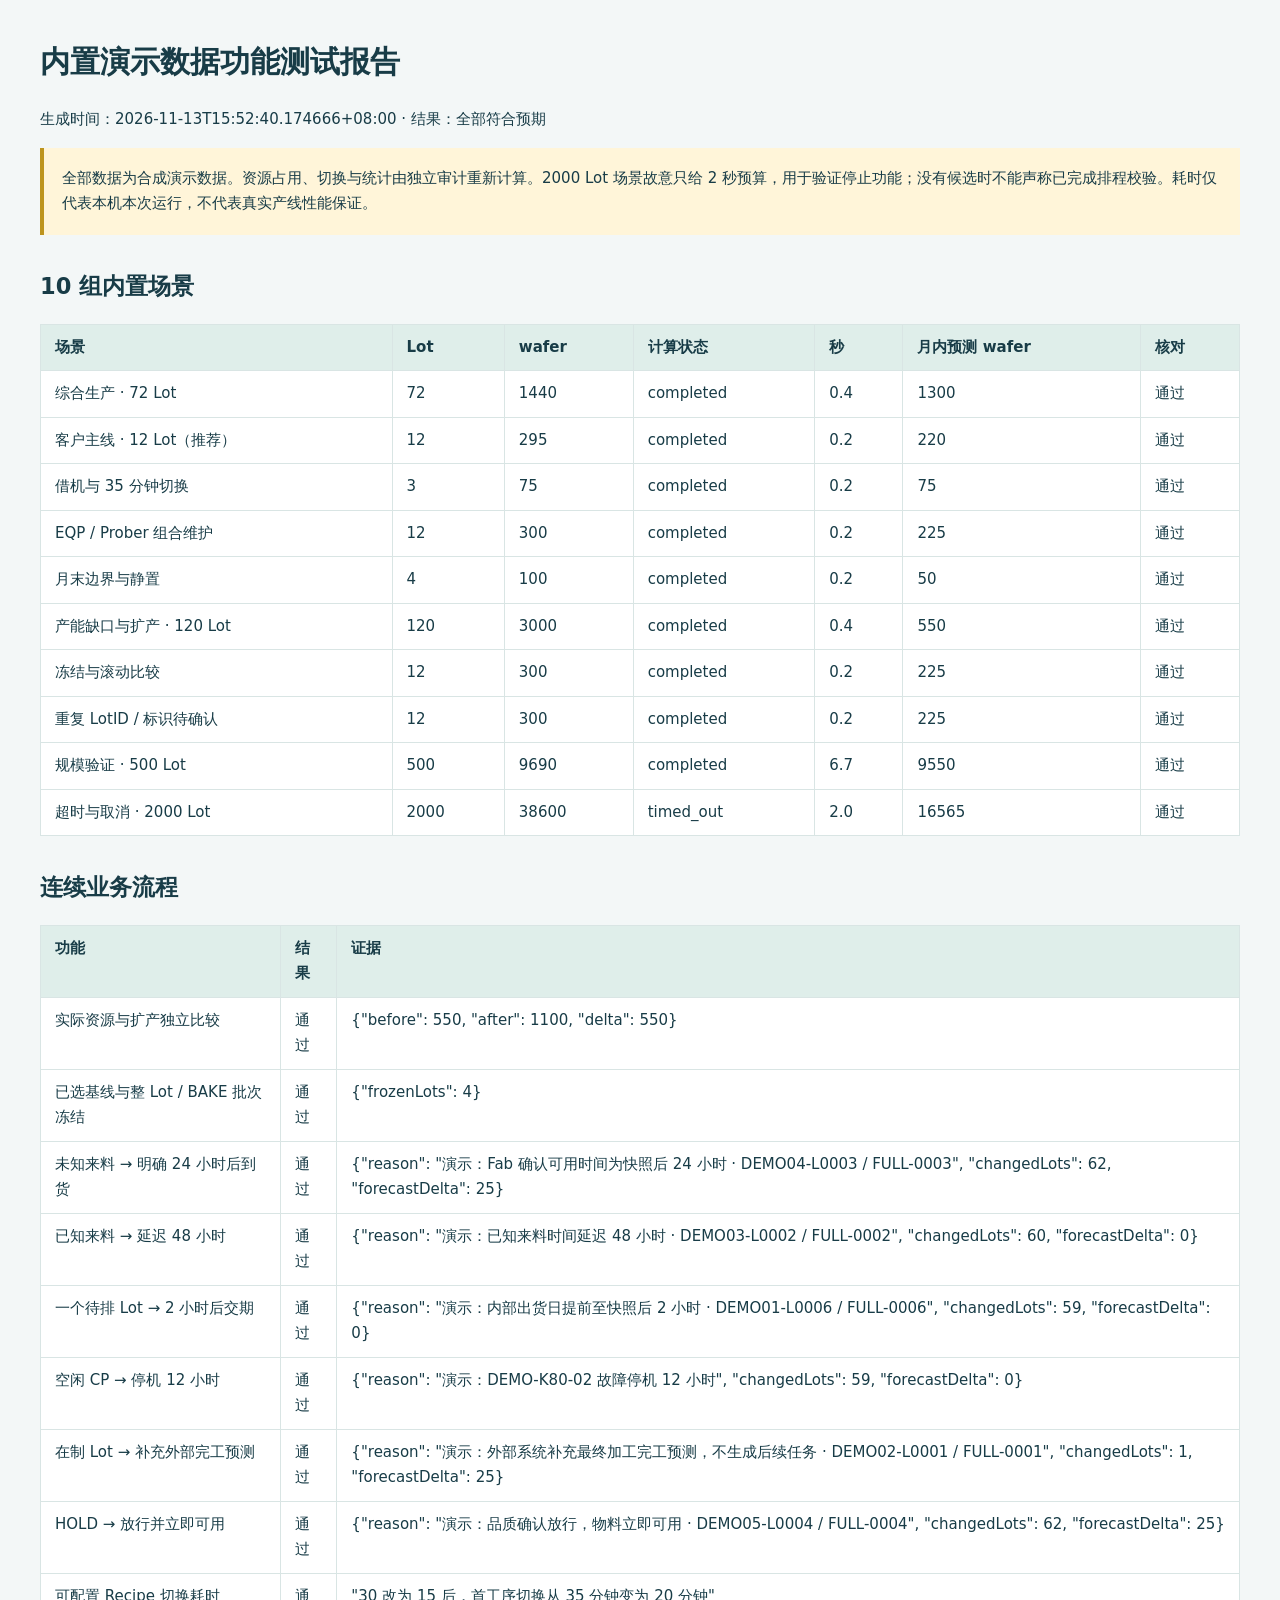
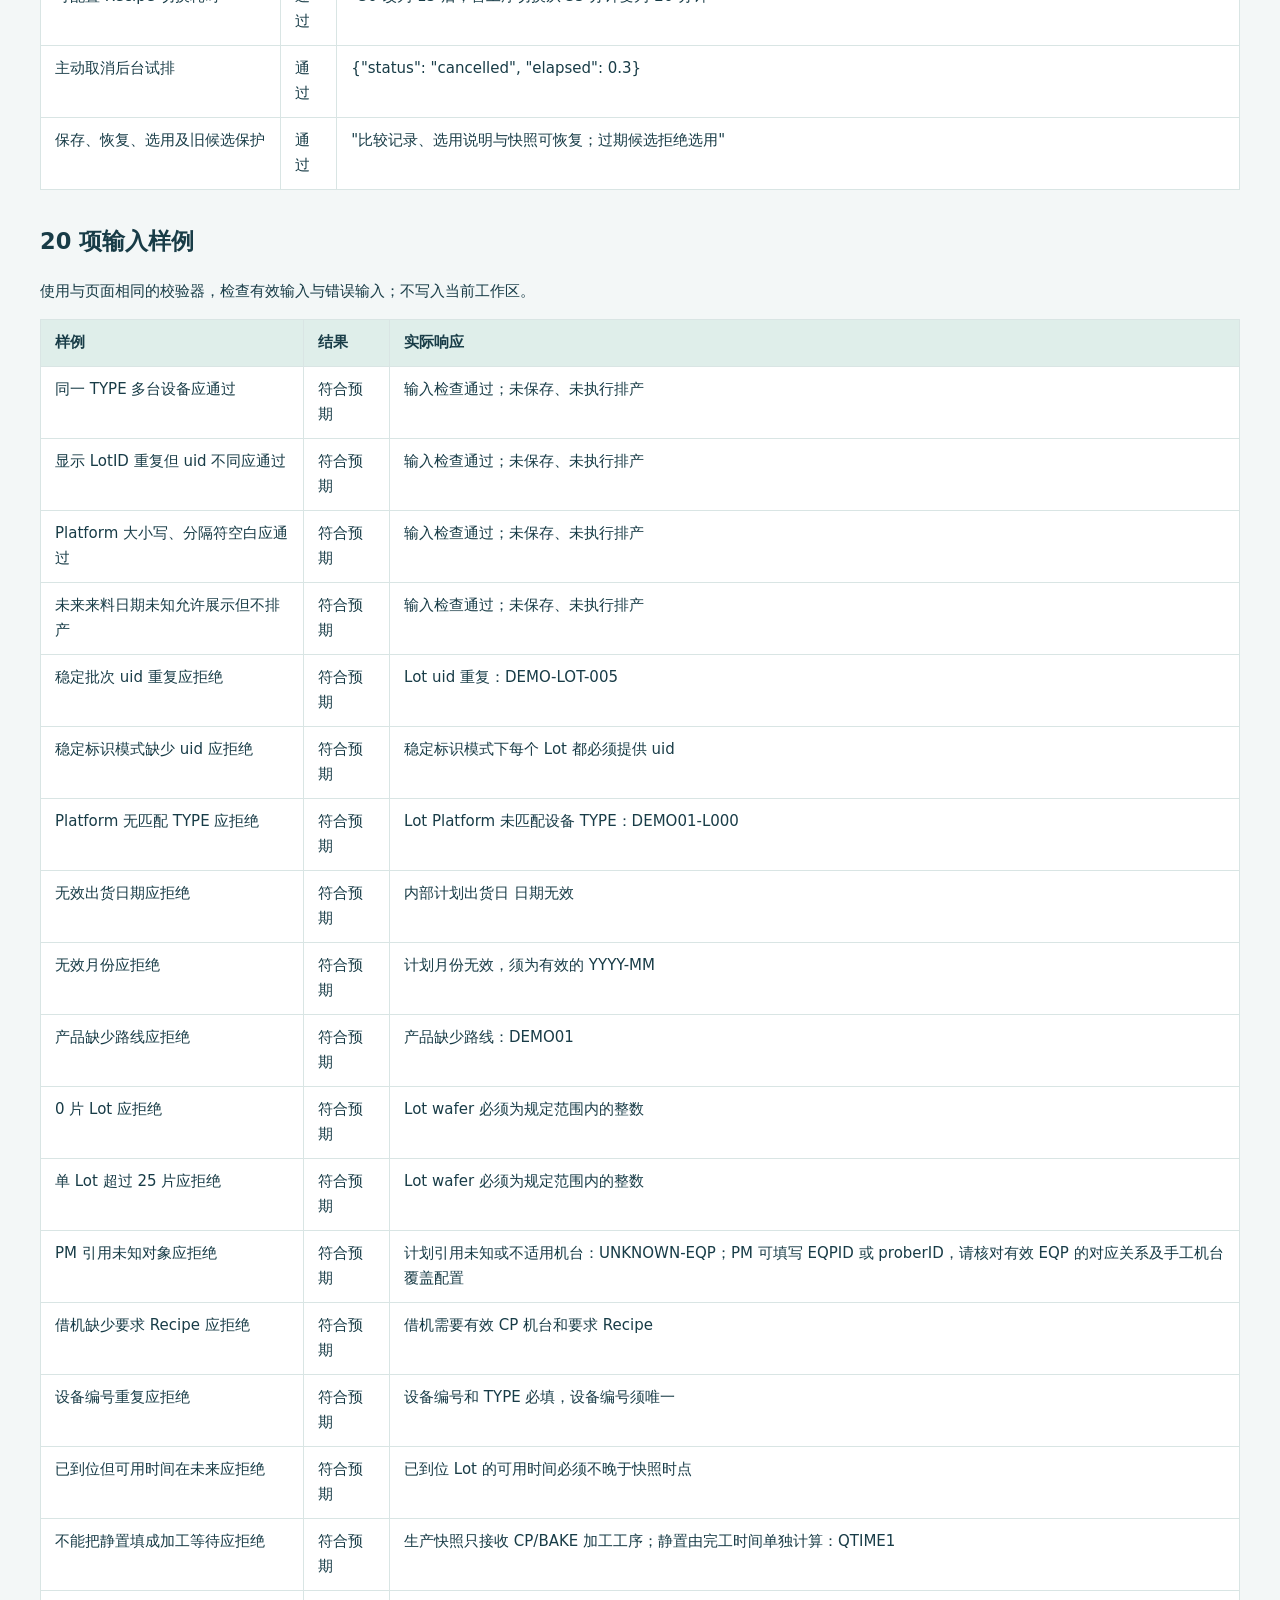
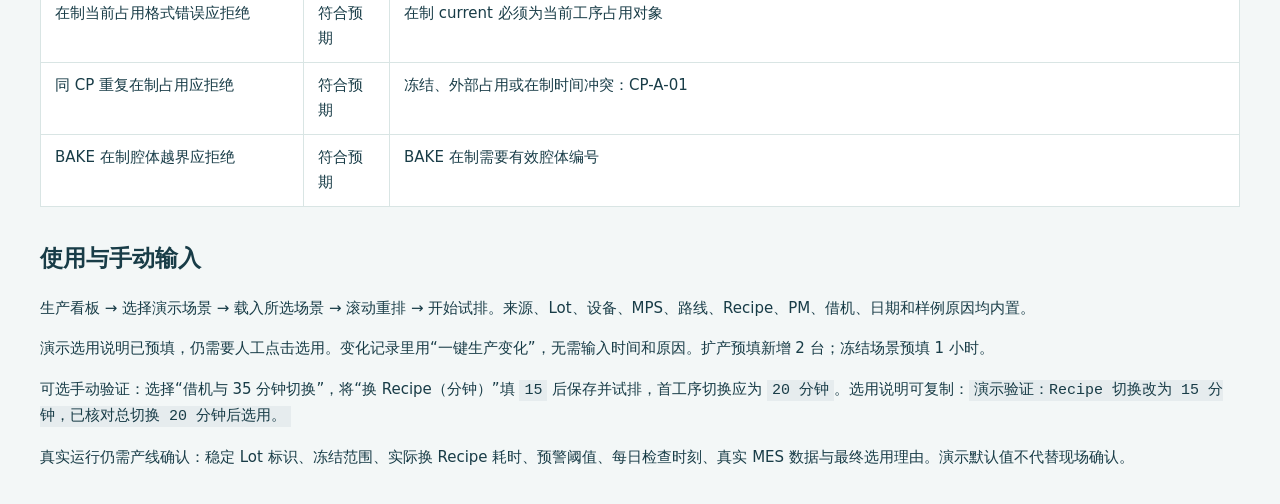
<file: output/演示功能测试报告.html>
<!doctype html><html lang="zh-CN"><meta charset="utf-8"><title>内置演示数据功能测试报告</title>
<style>body{font:15px/1.7 system-ui,sans-serif;color:#183c47;background:#f3f7f7;max-width:1200px;margin:36px auto;padding:0 24px}h1{font-size:30px}h2{margin-top:32px}table{width:100%;border-collapse:collapse;background:white}th,td{padding:10px 14px;border:1px solid #d9e5e4;text-align:left;vertical-align:top}th{background:#dfeeea}.note{background:#fff5d9;padding:18px;border-left:4px solid #bd941d}code{background:#e6ecee;padding:2px 5px}</style><h1>内置演示数据功能测试报告</h1><p>生成时间：2026-11-13T15:52:40.174666+08:00 · 结果：全部符合预期</p><p class="note">全部数据为合成演示数据。资源占用、切换与统计由独立审计重新计算。2000 Lot 场景故意只给 2 秒预算，用于验证停止功能；没有候选时不能声称已完成排程校验。耗时仅代表本机本次运行，不代表真实产线性能保证。</p><h2>10 组内置场景</h2><table><tr><th>场景</th><th>Lot</th><th>wafer</th><th>计算状态</th><th>秒</th><th>月内预测 wafer</th><th>核对</th></tr><tr><td>综合生产 · 72 Lot</td><td>72</td><td>1440</td><td>completed</td><td>0.4</td><td>1300</td><td>通过</td></tr><tr><td>客户主线 · 12 Lot（推荐）</td><td>12</td><td>295</td><td>completed</td><td>0.2</td><td>220</td><td>通过</td></tr><tr><td>借机与 35 分钟切换</td><td>3</td><td>75</td><td>completed</td><td>0.2</td><td>75</td><td>通过</td></tr><tr><td>EQP / Prober 组合维护</td><td>12</td><td>300</td><td>completed</td><td>0.2</td><td>225</td><td>通过</td></tr><tr><td>月末边界与静置</td><td>4</td><td>100</td><td>completed</td><td>0.2</td><td>50</td><td>通过</td></tr><tr><td>产能缺口与扩产 · 120 Lot</td><td>120</td><td>3000</td><td>completed</td><td>0.4</td><td>550</td><td>通过</td></tr><tr><td>冻结与滚动比较</td><td>12</td><td>300</td><td>completed</td><td>0.2</td><td>225</td><td>通过</td></tr><tr><td>重复 LotID / 标识待确认</td><td>12</td><td>300</td><td>completed</td><td>0.2</td><td>225</td><td>通过</td></tr><tr><td>规模验证 · 500 Lot</td><td>500</td><td>9690</td><td>completed</td><td>6.7</td><td>9550</td><td>通过</td></tr><tr><td>超时与取消 · 2000 Lot</td><td>2000</td><td>38600</td><td>timed_out</td><td>2.0</td><td>16565</td><td>通过</td></tr></table><h2>连续业务流程</h2><table><tr><th>功能</th><th>结果</th><th>证据</th></tr><tr><td>实际资源与扩产独立比较</td><td>通过</td><td>{&quot;before&quot;: 550, &quot;after&quot;: 1100, &quot;delta&quot;: 550}</td></tr><tr><td>已选基线与整 Lot / BAKE 批次冻结</td><td>通过</td><td>{&quot;frozenLots&quot;: 4}</td></tr><tr><td>未知来料 → 明确 24 小时后到货</td><td>通过</td><td>{&quot;reason&quot;: &quot;演示：Fab 确认可用时间为快照后 24 小时 · DEMO04-L0003 / FULL-0003&quot;, &quot;changedLots&quot;: 62, &quot;forecastDelta&quot;: 25}</td></tr><tr><td>已知来料 → 延迟 48 小时</td><td>通过</td><td>{&quot;reason&quot;: &quot;演示：已知来料时间延迟 48 小时 · DEMO03-L0002 / FULL-0002&quot;, &quot;changedLots&quot;: 60, &quot;forecastDelta&quot;: 0}</td></tr><tr><td>一个待排 Lot → 2 小时后交期</td><td>通过</td><td>{&quot;reason&quot;: &quot;演示：内部出货日提前至快照后 2 小时 · DEMO01-L0006 / FULL-0006&quot;, &quot;changedLots&quot;: 59, &quot;forecastDelta&quot;: 0}</td></tr><tr><td>空闲 CP → 停机 12 小时</td><td>通过</td><td>{&quot;reason&quot;: &quot;演示：DEMO-K80-02 故障停机 12 小时&quot;, &quot;changedLots&quot;: 59, &quot;forecastDelta&quot;: 0}</td></tr><tr><td>在制 Lot → 补充外部完工预测</td><td>通过</td><td>{&quot;reason&quot;: &quot;演示：外部系统补充最终加工完工预测，不生成后续任务 · DEMO02-L0001 / FULL-0001&quot;, &quot;changedLots&quot;: 1, &quot;forecastDelta&quot;: 25}</td></tr><tr><td>HOLD → 放行并立即可用</td><td>通过</td><td>{&quot;reason&quot;: &quot;演示：品质确认放行，物料立即可用 · DEMO05-L0004 / FULL-0004&quot;, &quot;changedLots&quot;: 62, &quot;forecastDelta&quot;: 25}</td></tr><tr><td>可配置 Recipe 切换耗时</td><td>通过</td><td>&quot;30 改为 15 后，首工序切换从 35 分钟变为 20 分钟&quot;</td></tr><tr><td>主动取消后台试排</td><td>通过</td><td>{&quot;status&quot;: &quot;cancelled&quot;, &quot;elapsed&quot;: 0.3}</td></tr><tr><td>保存、恢复、选用及旧候选保护</td><td>通过</td><td>&quot;比较记录、选用说明与快照可恢复；过期候选拒绝选用&quot;</td></tr></table><h2>20 项输入样例</h2><p>使用与页面相同的校验器，检查有效输入与错误输入；不写入当前工作区。</p><table><tr><th>样例</th><th>结果</th><th>实际响应</th></tr><tr><td>同一 TYPE 多台设备应通过</td><td>符合预期</td><td>输入检查通过；未保存、未执行排产</td></tr><tr><td>显示 LotID 重复但 uid 不同应通过</td><td>符合预期</td><td>输入检查通过；未保存、未执行排产</td></tr><tr><td>Platform 大小写、分隔符空白应通过</td><td>符合预期</td><td>输入检查通过；未保存、未执行排产</td></tr><tr><td>未来来料日期未知允许展示但不排产</td><td>符合预期</td><td>输入检查通过；未保存、未执行排产</td></tr><tr><td>稳定批次 uid 重复应拒绝</td><td>符合预期</td><td>Lot uid 重复：DEMO-LOT-005</td></tr><tr><td>稳定标识模式缺少 uid 应拒绝</td><td>符合预期</td><td>稳定标识模式下每个 Lot 都必须提供 uid</td></tr><tr><td>Platform 无匹配 TYPE 应拒绝</td><td>符合预期</td><td>Lot Platform 未匹配设备 TYPE：DEMO01-L000</td></tr><tr><td>无效出货日期应拒绝</td><td>符合预期</td><td>内部计划出货日 日期无效</td></tr><tr><td>无效月份应拒绝</td><td>符合预期</td><td>计划月份无效，须为有效的 YYYY-MM</td></tr><tr><td>产品缺少路线应拒绝</td><td>符合预期</td><td>产品缺少路线：DEMO01</td></tr><tr><td>0 片 Lot 应拒绝</td><td>符合预期</td><td>Lot wafer 必须为规定范围内的整数</td></tr><tr><td>单 Lot 超过 25 片应拒绝</td><td>符合预期</td><td>Lot wafer 必须为规定范围内的整数</td></tr><tr><td>PM 引用未知对象应拒绝</td><td>符合预期</td><td>计划引用未知或不适用机台：UNKNOWN-EQP；PM 可填写 EQPID 或 proberID，请核对有效 EQP 的对应关系及手工机台覆盖配置</td></tr><tr><td>借机缺少要求 Recipe 应拒绝</td><td>符合预期</td><td>借机需要有效 CP 机台和要求 Recipe</td></tr><tr><td>设备编号重复应拒绝</td><td>符合预期</td><td>设备编号和 TYPE 必填，设备编号须唯一</td></tr><tr><td>已到位但可用时间在未来应拒绝</td><td>符合预期</td><td>已到位 Lot 的可用时间必须不晚于快照时点</td></tr><tr><td>不能把静置填成加工等待应拒绝</td><td>符合预期</td><td>生产快照只接收 CP/BAKE 加工工序；静置由完工时间单独计算：QTIME1</td></tr><tr><td>在制当前占用格式错误应拒绝</td><td>符合预期</td><td>在制 current 必须为当前工序占用对象</td></tr><tr><td>同 CP 重复在制占用应拒绝</td><td>符合预期</td><td>冻结、外部占用或在制时间冲突：CP-A-01</td></tr><tr><td>BAKE 在制腔体越界应拒绝</td><td>符合预期</td><td>BAKE 在制需要有效腔体编号</td></tr></table><h2>使用与手动输入</h2><p>生产看板 → 选择演示场景 → 载入所选场景 → 滚动重排 → 开始试排。来源、Lot、设备、MPS、路线、Recipe、PM、借机、日期和样例原因均内置。</p><p>演示选用说明已预填，仍需要人工点击选用。变化记录里用“一键生产变化”，无需输入时间和原因。扩产预填新增 2 台；冻结场景预填 1 小时。</p><p>可选手动验证：选择“借机与 35 分钟切换”，将“换 Recipe（分钟）”填 <code>15</code> 后保存并试排，首工序切换应为 <code>20 分钟</code>。选用说明可复制：<code>演示验证：Recipe 切换改为 15 分钟，已核对总切换 20 分钟后选用。</code></p><p>真实运行仍需产线确认：稳定 Lot 标识、冻结范围、实际换 Recipe 耗时、预警阈值、每日检查时刻、真实 MES 数据与最终选用理由。演示默认值不代替现场确认。</p>
</file>
